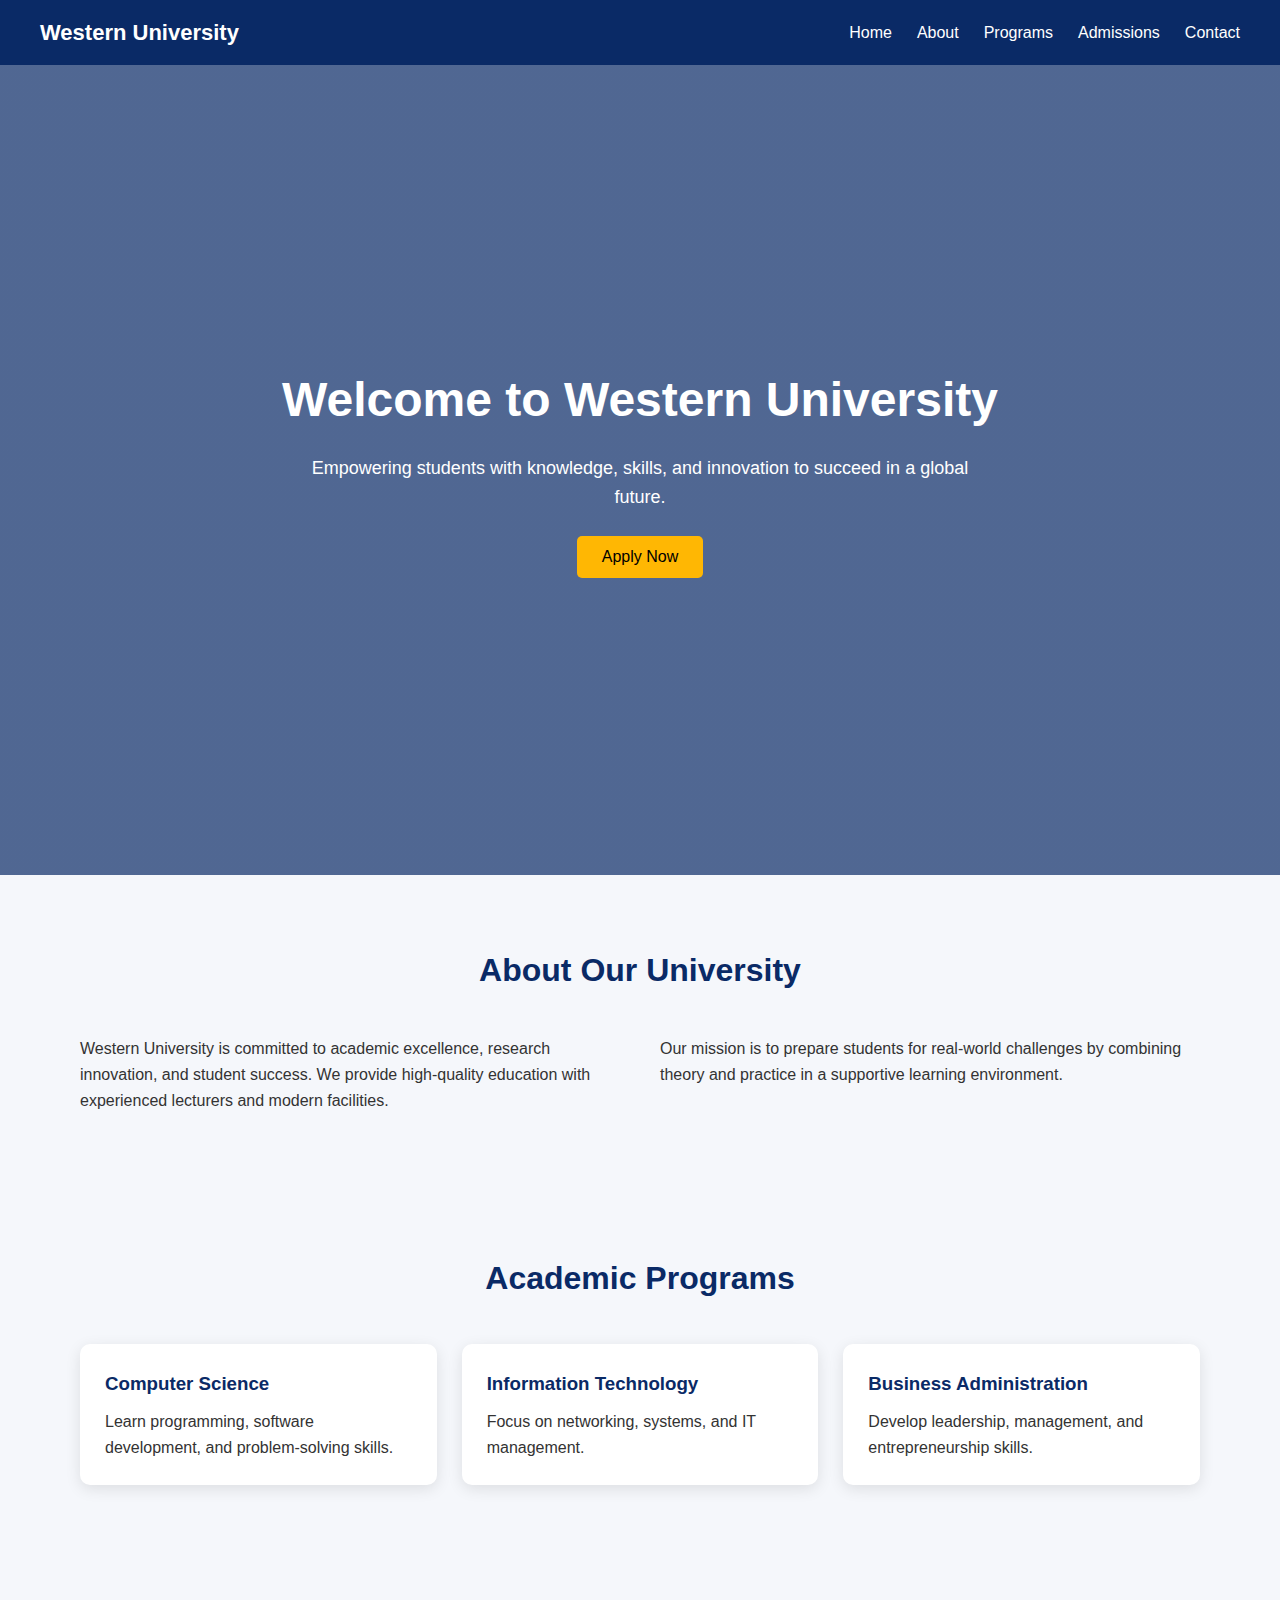
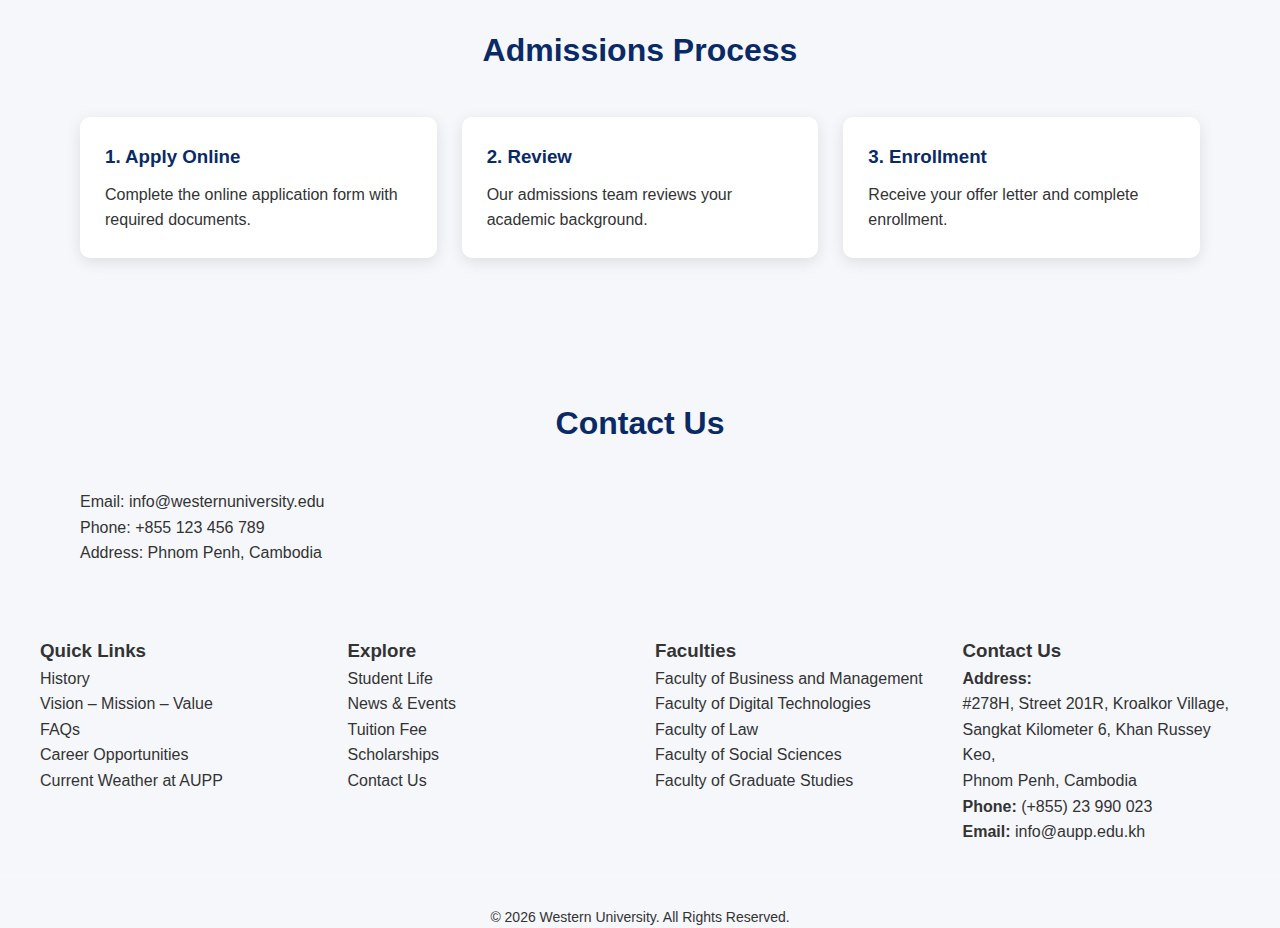
<file: test/index.html>
<!DOCTYPE html>
<html lang="en">
<head>
  <meta charset="UTF-8" />
  <meta name="viewport" content="width=device-width, initial-scale=1.0" />
  <title>Western University | Official Website</title>
  <style>
    * { box-sizing: border-box; margin: 0; padding: 0; font-family: Arial, Helvetica, sans-serif; }

    body { background: #f5f7fb; color: #333; line-height: 1.6; }

    /* Navbar */
    .navbar {
      background: #0a2a66;
      color: #fff;
      padding: 15px 40px;
      display: flex;
      justify-content: space-between;
      align-items: center;
      position: sticky;
      top: 0;
      z-index: 1000;
    }

    .navbar .logo { font-size: 22px; font-weight: bold; }

    .nav-links { list-style: none; display: flex; gap: 25px; }
    .nav-links a { color: #fff; text-decoration: none; font-weight: 500; }
    .nav-links a:hover { text-decoration: underline; }

    /* Hero Section */
    .hero {
      background: linear-gradient(rgba(10,42,102,0.7), rgba(10,42,102,0.7)), url('https://images.unsplash.com/photo-1524995997946-a1c2e315a42f');
      background-size: cover;
      background-position: center;
      color: #fff;
      height: 90vh;
      display: flex;
      align-items: center;
      justify-content: center;
      text-align: center;
      padding: 20px;
    }

    .hero h1 { font-size: 48px; margin-bottom: 15px; }
    .hero p { font-size: 18px; max-width: 700px; margin: auto; }

    .hero button {
      margin-top: 25px;
      padding: 12px 25px;
      border: none;
      background: #ffb703;
      color: #000;
      font-size: 16px;
      cursor: pointer;
      border-radius: 5px;
    }

    /* Section */
    section { padding: 70px 40px; max-width: 1200px; margin: auto; }

    .section-title { text-align: center; margin-bottom: 40px; }
    .section-title h2 { font-size: 32px; color: #0a2a66; }

    /* About */
    .about { display: grid; grid-template-columns: 1fr 1fr; gap: 40px; }

    /* Cards */
    .cards { display: grid; grid-template-columns: repeat(auto-fit, minmax(250px, 1fr)); gap: 25px; }

    .card {
      background: #fff;
      padding: 25px;
      border-radius: 10px;
      box-shadow: 0 4px 15px rgba(0,0,0,0.1);
    }

    .card h3 { margin-bottom: 10px; color: #0a2a66; }

    /* Footer */
    footer {
      footer {
        background: #0a2a66;
        color: #fff;
        padding: 30px 40px;
        text-align: center;
        }


    footer p { font-size: 14px; }


    @media (max-width: 768px) {
    .about { grid-template-columns: 1fr; }
    .hero h1 { font-size: 34px; }
    }
 }
  </style>
</head>
<body>

  <!-- Navbar -->
  <nav class="navbar">
    <div class="logo">Western University</div>
    <ul class="nav-links">
      <li><a href="#home">Home</a></li>
      <li><a href="#about">About</a></li>
      <li><a href="#programs">Programs</a></li>
      <li><a href="#admissions">Admissions</a></li>
      <li><a href="#contact">Contact</a></li>
    </ul>
  </nav>

  <!-- Hero -->
  <div class="hero" id="home">
    <div>
      <h1>Welcome to Western University</h1>
      <p>Empowering students with knowledge, skills, and innovation to succeed in a global future.</p>
      <button>Apply Now</button>
    </div>
  </div>

  <!-- About -->
  <section id="about">
    <div class="section-title">
      <h2>About Our University</h2>
    </div>
    <div class="about">
      <p>
        Western University is committed to academic excellence, research innovation, and student success.
        We provide high-quality education with experienced lecturers and modern facilities.
      </p>
      <p>
        Our mission is to prepare students for real-world challenges by combining theory and practice
        in a supportive learning environment.
      </p>
    </div>
  </section>

  <!-- Programs -->
  <section id="programs">
    <div class="section-title">
      <h2>Academic Programs</h2>
    </div>
    <div class="cards">
      <div class="card">
        <h3>Computer Science</h3>
        <p>Learn programming, software development, and problem-solving skills.</p>
      </div>
      <div class="card">
        <h3>Information Technology</h3>
        <p>Focus on networking, systems, and IT management.</p>
      </div>
      <div class="card">
        <h3>Business Administration</h3>
        <p>Develop leadership, management, and entrepreneurship skills.</p>
      </div>
    </div>
  </section>

  <!-- Admissions -->
  <section id="admissions">
    <div class="section-title">
      <h2>Admissions Process</h2>
    </div>
    <div class="cards">
      <div class="card">
        <h3>1. Apply Online</h3>
        <p>Complete the online application form with required documents.</p>
      </div>
      <div class="card">
        <h3>2. Review</h3>
        <p>Our admissions team reviews your academic background.</p>
      </div>
      <div class="card">
        <h3>3. Enrollment</h3>
        <p>Receive your offer letter and complete enrollment.</p>
      </div>
    </div>
  </section>

  <!-- Contact -->
  <section id="contact">
    <div class="section-title">
      <h2>Contact Us</h2>
    </div>
    <p>Email: info@westernuniversity.edu</p>
    <p>Phone: +855 123 456 789</p>
    <p>Address: Phnom Penh, Cambodia</p>
  </section>

  <!-- Footer -->
  <footer>
  <div style="max-width:1200px;margin:auto;display:grid;grid-template-columns:repeat(auto-fit,minmax(220px,1fr));gap:30px;text-align:left;">

    <div>
      <h3>Quick Links</h3>
      <p>History</p>
      <p>Vision – Mission – Value</p>
      <p>FAQs</p>
      <p>Career Opportunities</p>
      <p>Current Weather at AUPP</p>
    </div>

    <div>
      <h3>Explore</h3>
      <p>Student Life</p>
      <p>News & Events</p>
      <p>Tuition Fee</p>
      <p>Scholarships</p>
      <p>Contact Us</p>
    </div>

    <div>
      <h3>Faculties</h3>
      <p>Faculty of Business and Management</p>
      <p>Faculty of Digital Technologies</p>
      <p>Faculty of Law</p>
      <p>Faculty of Social Sciences</p>
      <p>Faculty of Graduate Studies</p>
    </div>

    <div>
      <h3>Contact Us</h3>
      <p><strong>Address:</strong><br>#278H, Street 201R, Kroalkor Village,<br>Sangkat Kilometer 6, Khan Russey Keo,<br>Phnom Penh, Cambodia</p>
      <p><strong>Phone:</strong> (+855) 23 990 023</p>
      <p><strong>Email:</strong> info@aupp.edu.kh</p>
    </div>

  </div>

  <hr style="margin:30px 0;border:0;border-top:1px solid rgba(255,255,255,0.3);">
  <p style="text-align:center;font-size:14px;">© 2026 Western University. All Rights Reserved.</p>
</footer>

</body>
</html>
</file>
